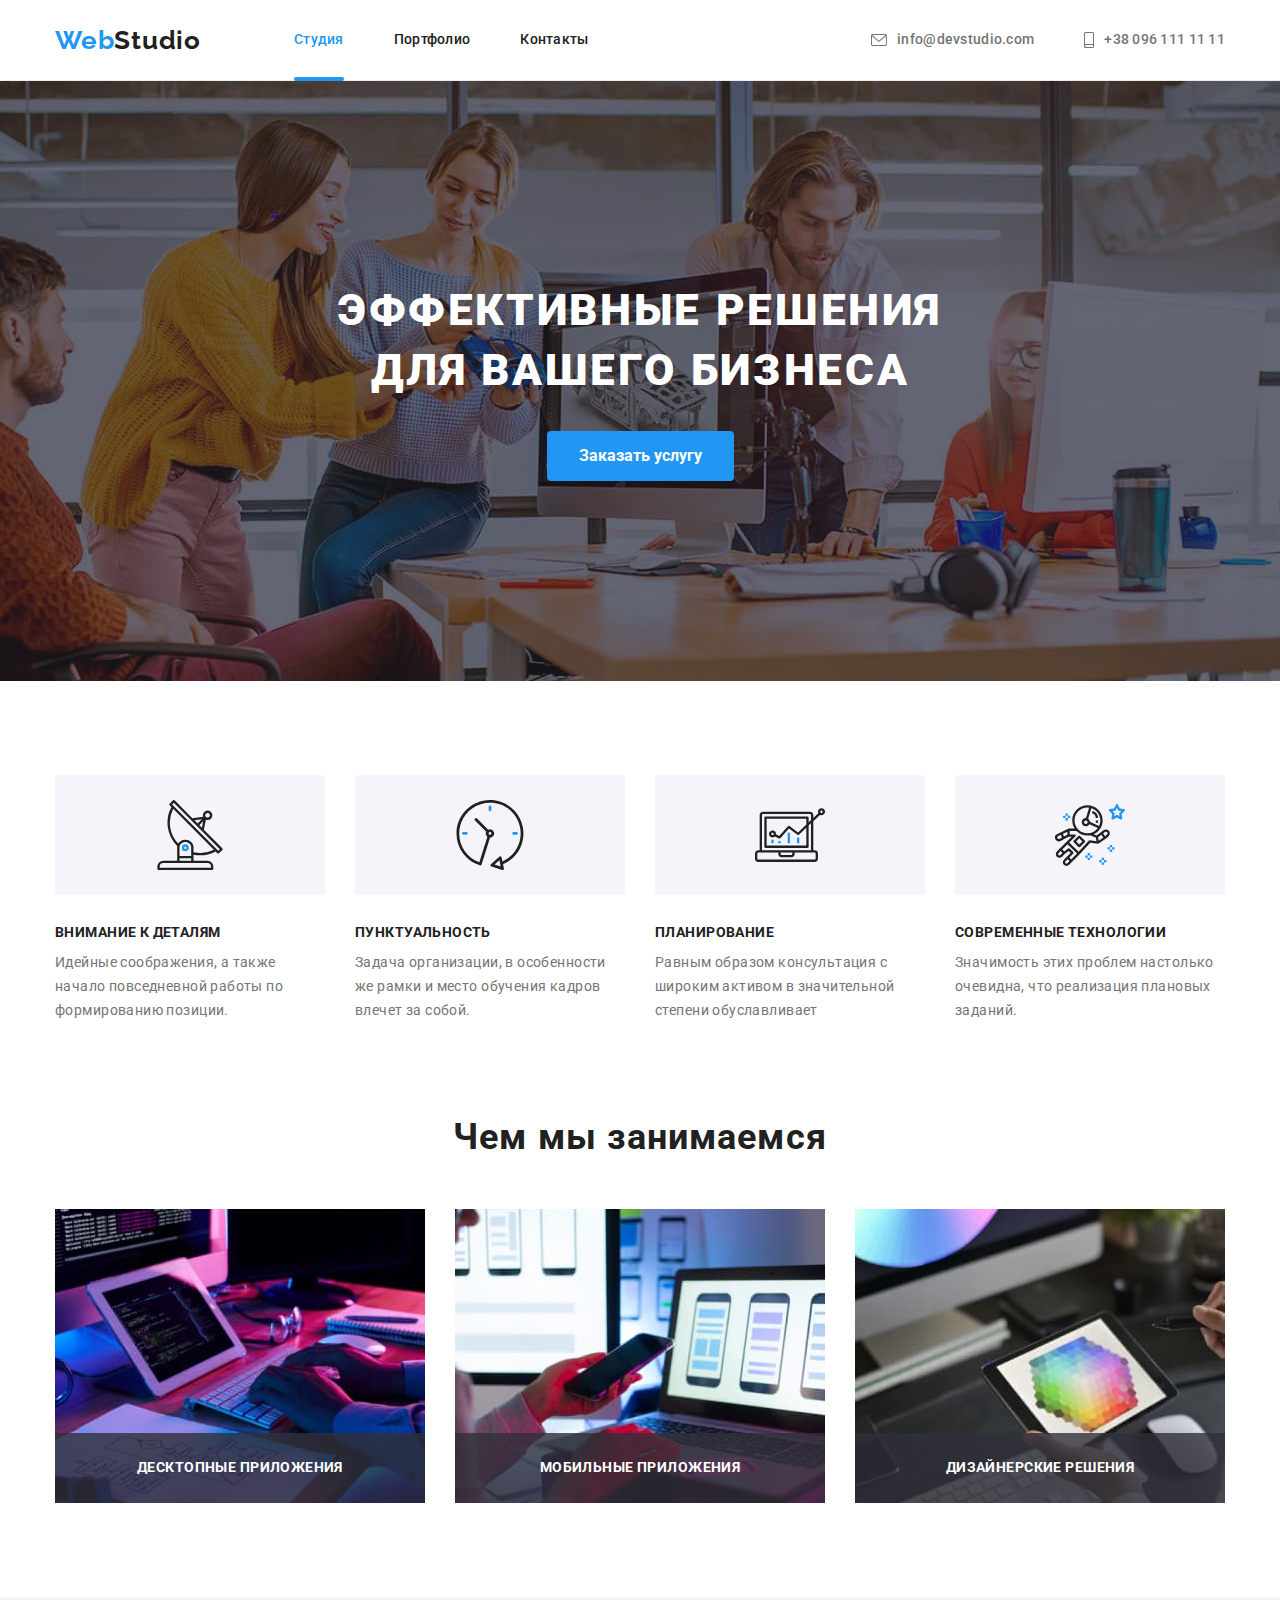
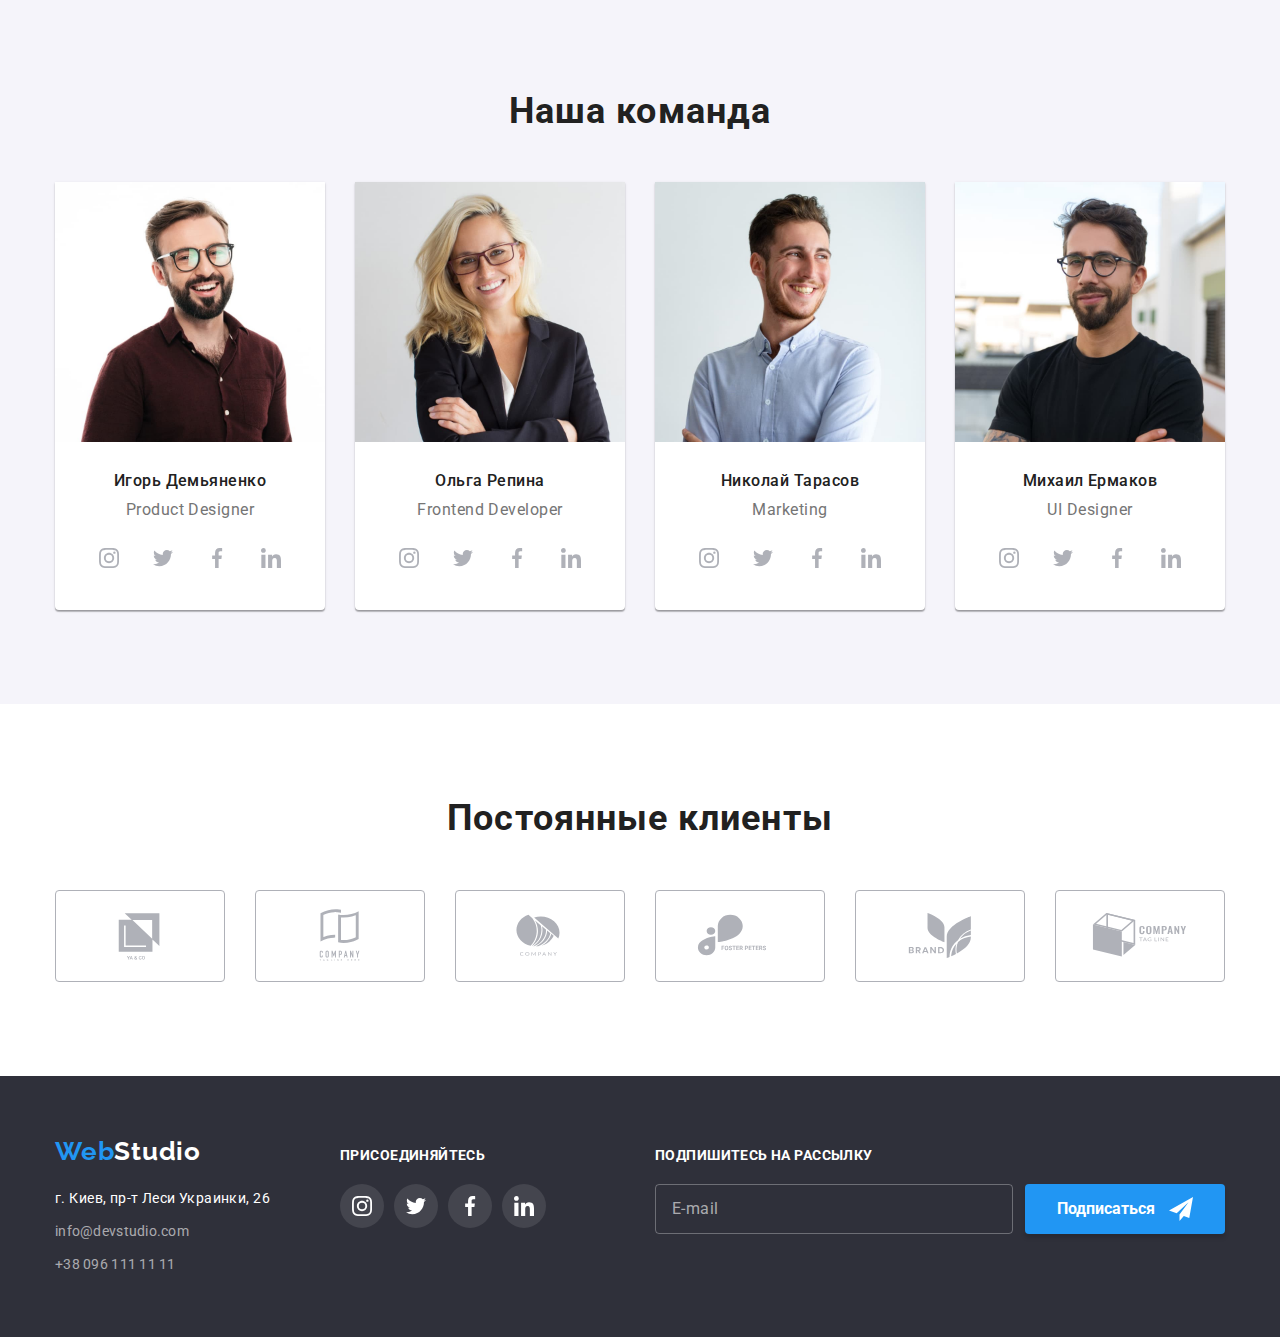
<file: index.html>
<!DOCTYPE html>
<html lang="ru">

<head>
    <meta charset="UTF-8">
    <meta http-equiv="X-UA-Compatible" content="IE=edge">
    <meta name="viewport" content="width=device-width, initial-scale=1.0">
    <link rel="preconnect" href="https://fonts.gstatic.com" crossorigin>
    <link
        href="https://fonts.googleapis.com/css2?family=Raleway:wght@700&family=Roboto:wght@400;500;700;900&display=swap"
        rel="stylesheet">
    <link rel="stylesheet" href="./css/modern-normalize.css">
    <link rel="stylesheet" href="./css/styles.css">
    <title class="title">Web Studio</title>
</head>

<body>
    <header class="header line">
        <div class="container nav">
            <nav class="nav">
                <a lang="en" class="logo link" href="./"><span class="color-web">Web</span>Studio</a>
                <ul class="nav-items list">
                    <li class="header-item">
                        <a class="nav-link current link" href="./">Студия</a>
                    </li>
                    <li class="header-item">
                        <a class="nav-link link" href="./portfolio.html">Портфолио</a>
                    </li>
                    <li class="header-item">
                        <a class="nav-link link" href="">Контакты</a>
                    </li>
                </ul>
            </nav>
            <ul class="list nav-items">
                <li class="header-item"><a class="contacts-link link" href="mailto:info@devstudio.com">
                        <svg class="envelope" width="16" height="12">
                            <use href="./images/icons.svg#envelope"></use>
                        </svg>info@devstudio.com</a>
                </li>
                <li class="header-item"><a class="contacts-link link" href="tel:+380961111111">
                        <svg class="smartphone" width="10" height="16">
                            <use href="./images/icons.svg#smartphone"></use>
                        </svg>+38 096 111 11 11</a>
                </li>
            </ul>
        </div>
    </header>

    <main>
        <section class="hero section">
            <div class="container">
                <h1 class="business">Эффективные решения для вашего бизнеса</h1>
                <button class="order-service" type="button" data-modal-open>Заказать услугу</button>
            </div>
        </section>

        <section class="section-tips section">
            <div class="container">
                <h2 class="visually-hidden">Особенности</h2>
                <ul class="tips-list list">
                    <li class="tips-item">
                        <div class="tips-thumb">
                            <svg class="tips-svg">
                                <use href="./images/icons.svg#antenna"></use>
                            </svg>
                        </div>
                        <h3 class="tips-header">Внимание к деталям</h3>
                        <p class="tips-text">Идейные соображения, а также начало повседневной работы по
                            формированию
                            позиции.</p>
                    </li>
                    <li class="tips-item">
                        <div class="tips-thumb">
                            <svg class="tips-svg">
                                <use href="./images/icons.svg#clock"></use>
                            </svg>
                        </div>
                        <h3 class="tips-header">Пунктуальность</h3>
                        <p class="tips-text">Задача организации, в особенности же рамки и место обучения кадров
                            влечет за
                            собой.</p>
                    </li>
                    <li class="tips-item">
                        <div class="tips-thumb">
                            <svg class="tips-svg">
                                <use href="./images/icons.svg#diagram"></use>
                            </svg>
                        </div>
                        <h3 class="tips-header">Планирование</h3>
                        <p class="tips-text">Равным образом консультация с широким активом в значительной степени
                            обуславливает</p>
                    </li>
                    <li class="tips-item">
                        <div class="tips-thumb">
                            <svg class="tips-svg">
                                <use href="./images/icons.svg#astronaut"></use>
                            </svg>
                        </div>
                        <h3 class="tips-header">Современные технологии</h3>
                        <p class="tips-text">Значимость этих проблем настолько очевидна, что реализация плановых
                            заданий.
                        </p>
                    </li>
                </ul>
            </div>
        </section>

        <section class="section-make section">
            <div class="container">
                <h2 class="make">Чем мы занимаемся</h2>
                <ul class="make-list list">
                    <li class="make-item">
                        <img class="make-photo" src="./images/box_1.jpg" alt="Проектирование" width="370">
                        <p class="make-text">Десктопные приложения</p>
                    </li>
                    <li class="make-item">
                        <img class="make-photo" src="./images/box_2.jpg" alt="Разработка" width="370">
                        <p class="make-text">Мобильные приложения</p>
                    </li>
                    <li class="make-item">
                        <img class="make-photo" src="./images/box_3.jpg" alt="Дизайн" width="370">
                        <p class="make-text">Дизайнерские решения</p>
                    </li>
                </ul>
            </div>
        </section>

        <section class="section-team section">
            <div class="container">
                <h2 class="team">Наша команда</h2>
                <ul class="team-list list">
                    <li class="team-item">
                        <img class="team-photo" src="./images/id.jpg" alt="Product Designer" width="270">
                        <div class="team-content">
                            <h3 class="team-name">Игорь Демьяненко</h3>
                            <p lang="en" class="team-position">Product Designer</p>
                            <ul class="soc list">
                                <li class="soc-item">
                                    <a href="" class="soc-link">
                                        <svg class="soc-svg">
                                            <use href="./images/icons.svg#instagram"></use>
                                        </svg>
                                    </a>
                                </li>
                                <li class="soc-item">
                                    <a href="" class="soc-link">
                                        <svg class="soc-svg">
                                            <use href="./images/icons.svg#twitter"></use>
                                        </svg>
                                    </a>
                                </li>
                                <li class="soc-item">
                                    <a href="" class="soc-link"><svg class="soc-svg">
                                            <use href="./images/icons.svg#facebook"></use>
                                        </svg>
                                    </a>
                                </li>
                                <li class="soc-item">
                                    <a href="" class="soc-link"><svg class="soc-svg">
                                            <use href="./images/icons.svg#linkedin"></use>
                                        </svg>
                                    </a>
                                </li>
                            </ul>
                        </div>
                    </li>
                    <li class="team-item">
                        <img class="team-photo" src="./images/or.jpg" alt="Frontend Developer" width="270">
                        <div class="team-content">
                            <h3 class="team-name">Ольга Репина</h3>
                            <p lang="en" class="team-position">Frontend Developer</p>
                            <ul class="soc list">
                                <li class="soc-item">
                                    <a href="" class="soc-link">
                                        <svg class="soc-svg">
                                            <use href="./images/icons.svg#instagram"></use>
                                        </svg>
                                    </a>
                                </li>
                                <li class="soc-item">
                                    <a href="" class="soc-link">
                                        <svg class="soc-svg">
                                            <use href="./images/icons.svg#twitter"></use>
                                        </svg>
                                    </a>
                                </li>
                                <li class="soc-item">
                                    <a href="" class="soc-link"><svg class="soc-svg">
                                            <use href="./images/icons.svg#facebook"></use>
                                        </svg>
                                    </a>
                                </li>
                                <li class="soc-item">
                                    <a href="" class="soc-link"><svg class="soc-svg">
                                            <use href="./images/icons.svg#linkedin"></use>
                                        </svg>
                                    </a>
                                </li>
                            </ul>
                        </div>
                    </li>
                    <li class="team-item">
                        <img class="team-photo" src="./images/nt.jpg" alt="Marketing" width="270">
                        <div class="team-content">
                            <h3 class="team-name">Николай Тарасов</h3>
                            <p lang="en" class="team-position">Marketing</p>
                            <ul class="soc list">
                                <li class="soc-item">
                                    <a href="" class="soc-link">
                                        <svg class="soc-svg">
                                            <use href="./images/icons.svg#instagram"></use>
                                        </svg>
                                    </a>
                                </li>
                                <li class="soc-item">
                                    <a href="" class="soc-link">
                                        <svg class="soc-svg">
                                            <use href="./images/icons.svg#twitter"></use>
                                        </svg>
                                    </a>
                                </li>
                                <li class="soc-item">
                                    <a href="" class="soc-link"><svg class="soc-svg">
                                            <use href="./images/icons.svg#facebook"></use>
                                        </svg>
                                    </a>
                                </li>
                                <li class="soc-item">
                                    <a href="" class="soc-link"><svg class="soc-svg">
                                            <use href="./images/icons.svg#linkedin"></use>
                                        </svg>
                                    </a>
                                </li>
                            </ul>
                        </div>
                    </li>
                    <li class="team-item">
                        <img class="team-photo" src="./images/me.jpg" alt="UI Designer" width="270">
                        <div class="team-content">
                            <h3 class="team-name">Михаил Ермаков</h3>
                            <p lang="en" class="team-position">UI Designer</p>
                            <ul class="soc list">
                                <li class="soc-item">
                                    <a href="" class="soc-link">
                                        <svg class="soc-svg">
                                            <use href="./images/icons.svg#instagram"></use>
                                        </svg>
                                    </a>
                                </li>
                                <li class="soc-item">
                                    <a href="" class="soc-link">
                                        <svg class="soc-svg">
                                            <use href="./images/icons.svg#twitter"></use>
                                        </svg>
                                    </a>
                                </li>
                                <li class="soc-item">
                                    <a href="" class="soc-link"><svg class="soc-svg">
                                            <use href="./images/icons.svg#facebook"></use>
                                        </svg>
                                    </a>
                                </li>
                                <li class="soc-item">
                                    <a href="" class="soc-link"><svg class="soc-svg">
                                            <use href="./images/icons.svg#linkedin"></use>
                                        </svg>
                                    </a>
                                </li>
                            </ul>
                        </div>
                    </li>
                </ul>
            </div>
        </section>

        <section class="clients section">
            <div class="container">
                <h2 class="clients-header">Постоянные клиенты</h2>
                <ul class="clients-list list">
                    <li class="clients-item">
                        <a href="" class="clients-link">
                            <svg class="clients-svg">
                                <use href="./images/icons.svg#client1"></use>
                            </svg>
                        </a>
                    </li>
                    <li class="clients-item">
                        <a href="" class="clients-link">
                            <svg class="clients-svg">
                                <use href="./images/icons.svg#client2"></use>
                            </svg>
                        </a>
                    </li>
                    <li class="clients-item">
                        <a href="" class="clients-link">
                            <svg class="clients-svg">
                                <use href="./images/icons.svg#client3"></use>
                            </svg>
                        </a>
                    </li>
                    <li class="clients-item">
                        <a href="" class="clients-link">
                            <svg class="clients-svg">
                                <use href="./images/icons.svg#client4"></use>
                            </svg>
                        </a>
                    </li>
                    <li class="clients-item">
                        <a href="" class="clients-link">
                            <svg class="clients-svg">
                                <use href="./images/icons.svg#client5"></use>
                            </svg>
                        </a>
                    </li>
                    <li class="clients-item">
                        <a href="" class="clients-link">
                            <svg class="clients-svg">
                                <use href="./images/icons.svg#client6"></use>
                            </svg>
                        </a>
                    </li>
                </ul>
            </div>
        </section>

    </main>
    <footer class="footer">
        <div class="container footer-nav">
            <div class="footer-contact">
                <a lang="en" class="logo link" href="./"><span class="color-web">Web</span>Studio</a>
                <address class="address">
                    <p class="address-text">г. Киев, пр-т Леси Украинки, 26</p>
                    <ul class="contacts list">
                        <li class="footer-item"><a class="contacts-link link"
                                href="mailto:info@devstudio.com">info@devstudio.com</a>
                        </li>
                        <li class="footer-item"><a class="contacts-link link" href="tel:+380961111111">+38 096 111 11
                                11</a>
                        </li>
                    </ul>
                </address>
            </div>
            <div class="footer-soc">
                <p class="footer-soc-text">Присоединяйтесь</p>
                <ul class="soc list">
                    <li class="soc-item">
                        <a href="" class="soc-link">
                            <svg class="soc-svg">
                                <use href="./images/icons.svg#instagram"></use>
                            </svg>
                        </a>
                    </li>
                    <li class="soc-item">
                        <a href="" class="soc-link">
                            <svg class="soc-svg">
                                <use href="./images/icons.svg#twitter"></use>
                            </svg>
                        </a>
                    </li>
                    <li class="soc-item">
                        <a href="" class="soc-link">
                            <svg class="soc-svg">
                                <use href="./images/icons.svg#facebook"></use>
                            </svg>
                        </a>
                    </li>
                    <li class="soc-item">
                        <a href="" class="soc-link">
                            <svg class="soc-svg">
                                <use href="./images/icons.svg#linkedin"></use>
                            </svg>
                        </a>
                    </li>
                </ul>
            </div>

            <div class="subscribe">
                <p class="form-subscribe-text">Подпишитесь на рассылку</p>
                <form class="form-subscribe" novalidate>
                    <label class="label-subscribe">
                        <input class="input-subscribe" type="email" name="email" placeholder="E-mail"
                            autocomplete="off" />
                    </label>
                    <button class="button-subscribe" type="submit">Подписаться
                        <svg class="telegram-icon">
                            <use href="./images/icons.svg#telegram"></use>
                        </svg>
                    </button>
                </form>
            </div>

        </div>
    </footer>

    <div class="backdrop is-hidden" data-modal>
        <div class="modal">
            <button type="button" class="modal-close" data-modal-close>
                <svg class="close-icon">
                    <use href="./images/icons.svg#close"></use>
                </svg>
            </button>

            <form class="form-modal" autocomplete="on" novalidate>
                <p class="form-text">Оставьте свои данные, мы вам перезвоним</p>

                <label class="form-field">
                    <span class="form-name">Имя</span>
                    <input class="form-input" type="text" name="name" />
                    <svg class="form-svg">
                        <use href="./images/icons.svg#person-black"></use>
                    </svg>
                </label>

                <label class="form-field">
                    <span class="form-name">Телефон</span>
                    <input class="form-input" type="tel" name="tel" />
                    <svg class="form-svg">
                        <use href="./images/icons.svg#phone-black"></use>
                    </svg>
                </label>

                <label class="form-field">
                    <span class="form-name">Почта</span>
                    <input class="form-input" type="email" name="email">
                    <svg class="form-svg">
                        <use href="./images/icons.svg#email-black"></use>
                    </svg>
                </label>

                <label class="form-field form-feedback">
                    <span class="form-name">Комментарий</span>
                    <textarea class="form-input" name="feedback" placeholder="Введите текст"></textarea>
                </label>
                <label class="form-checkbox">
                    <input class="checkbox visually-hidden" type="checkbox" name="assent" value="assent" />
                    <svg class="icon-checkbox">
                        <use href="./images/icons.svg#icon-check"></use>
                    </svg>
                    <span class="form-checkbox-name">Соглашаюсь с рассылкой и принимаю <a class="form-link link"
                            href="">Условия договора</a>
                    </span>
                </label>
                <button class="button-submit" type="submit">Отправить</button>
            </form>
        </div>
    </div>

    <script src="./js/modal.js"></script>
</body>

</html>
</file>
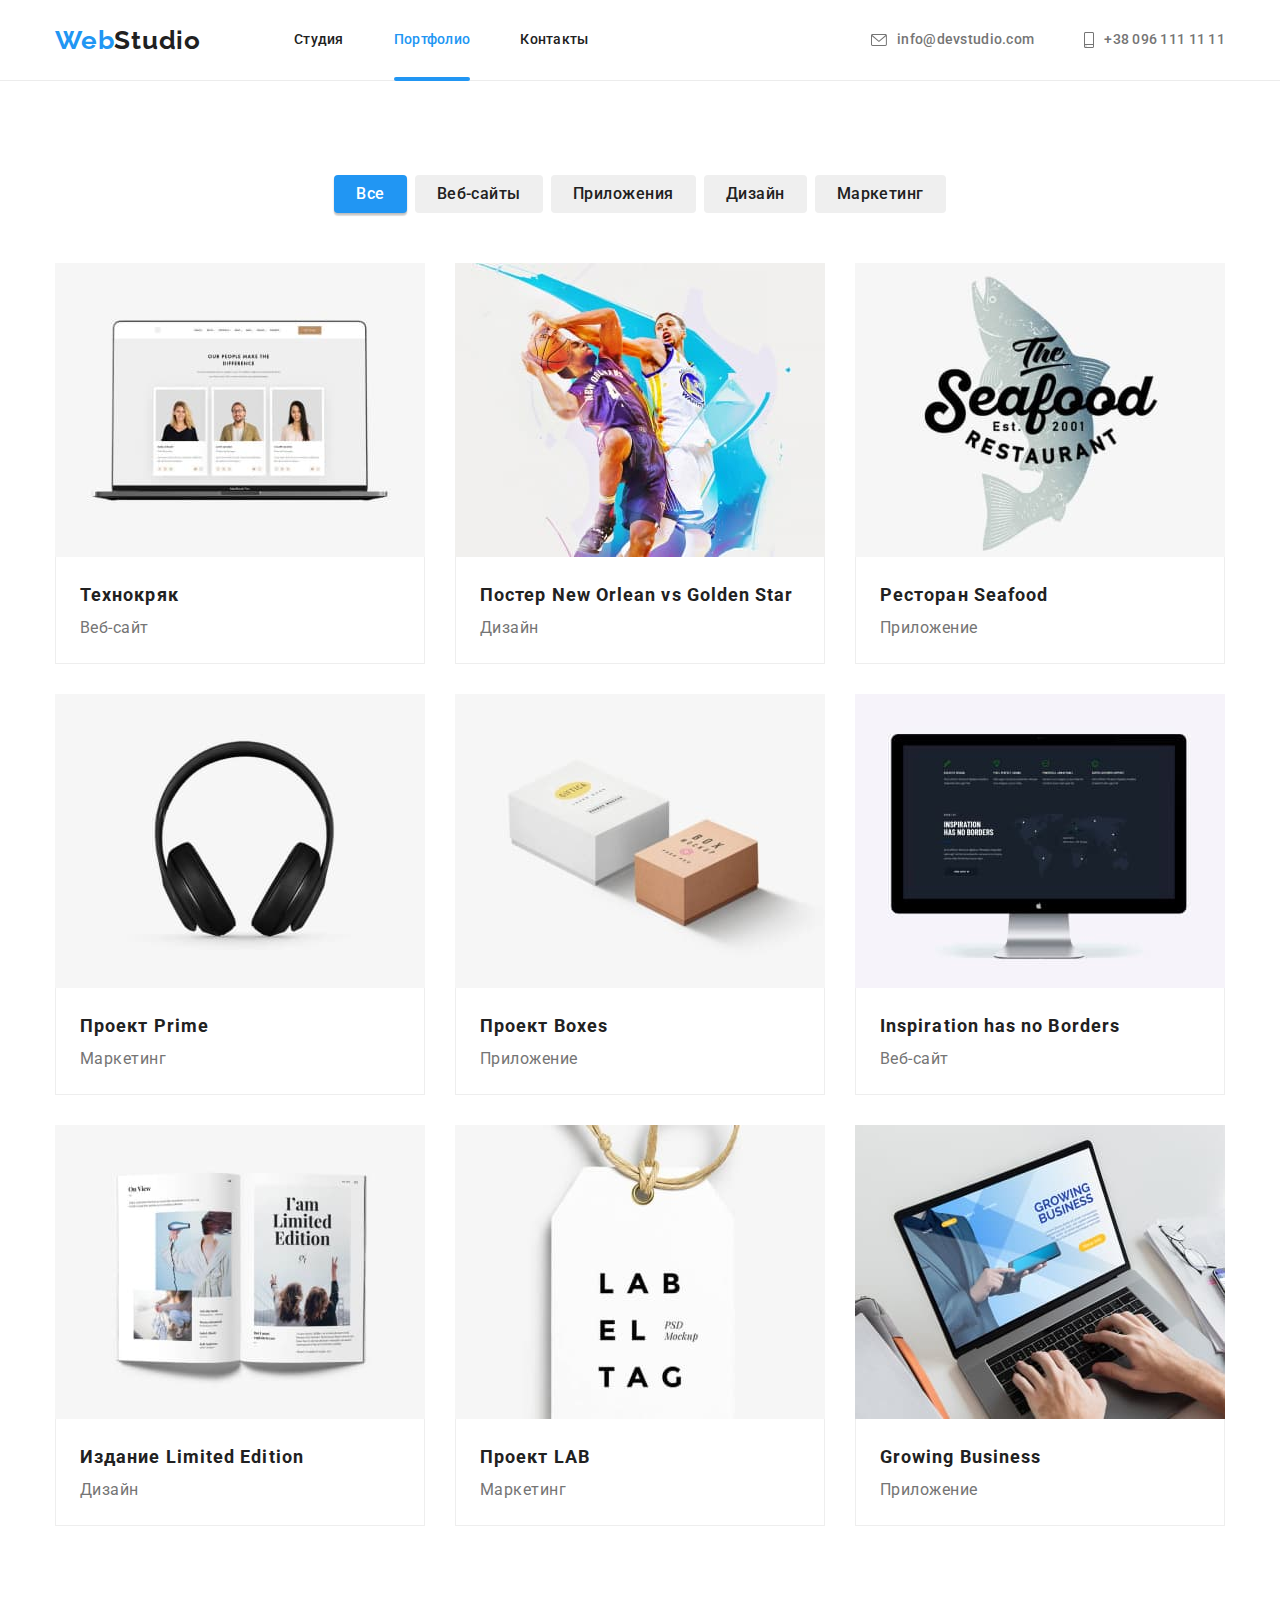
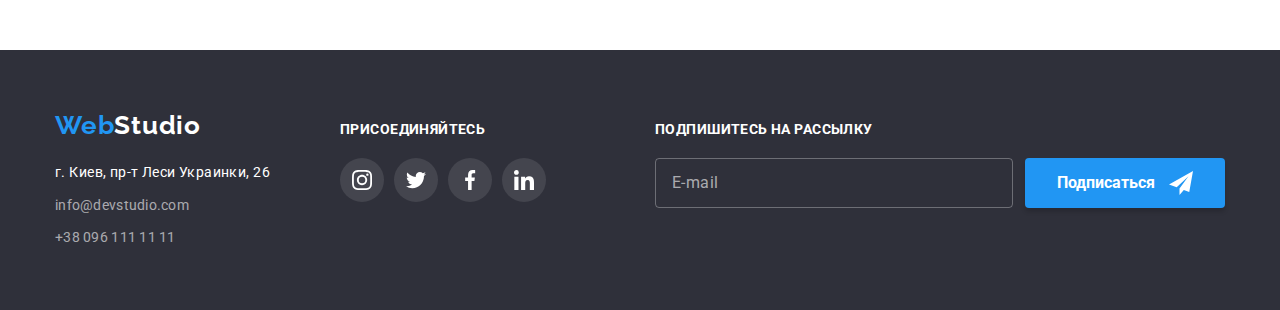
<file: portfolio.html>
<!DOCTYPE html>
<html lang="ru">

<head>
    <meta charset="UTF-8">
    <meta http-equiv="X-UA-Compatible" content="IE=edge">
    <meta name="viewport" content="width=device-width, initial-scale=1.0">
    <link rel="preconnect" href="https://fonts.googleapis.com">
    <link rel="preconnect" href="https://fonts.gstatic.com" crossorigin>
    <link
        href="https://fonts.googleapis.com/css2?family=Raleway:wght@700&family=Roboto:wght@400;500;700;900&display=swap"
        rel="stylesheet">
    <link rel="stylesheet" href="./css/modern-normalize.css">
    <link rel="stylesheet" href="./css/styles.css">
    <title class="title">Портфолио</title>
</head>

<body>
    <header class="header">
        <div class="container nav">
            <nav class="nav">
                <a lang="en" class="logo link" href="./"><span class="color-web">Web</span>Studio</a>
                <ul class="nav-items list">
                    <li class="header-item"><a class="nav-link link" href="./">Студия</a></li>
                    <li class="header-item"><a class="nav-link current link" href="./portfolio.html">Портфолио</a></li>
                    <li class="header-item"><a class="nav-link link" href="">Контакты</a></li>
                </ul>
            </nav>
            <ul class="contacts list nav-items">
                <li class="header-item"><a class="contacts-link link" href="mailto:info@devstudio.com">
                        <svg class="envelope" width="16" height="12">
                            <use href="./images/icons.svg#envelope"></use>
                        </svg>info@devstudio.com</a>
                </li>
                <li class="header-item"><a class="contacts-link link" href="tel:+380961111111">
                        <svg class="smartphone" width="10" height="16">
                            <use href="./images/icons.svg#smartphone"></use>
                        </svg>+38 096 111 11 11</a>
                </li>
            </ul>
        </div>
    </header>
    <main>
        <h1 class="visually-hidden">Портфолио</h1>
        <section class="section-example section">
            <div class="container">
                <ul class="filter-list list">
                    <li class="filter-item">
                        <button class="filter-button current-button" type="button">Все</button>
                    </li>
                    <li class="filter-item">
                        <button class="filter-button" type="button">Веб-сайты</button>
                    </li>
                    <li class="filter-item">
                        <button class="filter-button" type="button">Приложения</button>
                    </li>
                    <li class="filter-item">
                        <button class="filter-button" type="button">Дизайн</button>
                    </li>
                    <li class="filter-item">
                        <button class="filter-button" type="button">Маркетинг</button>
                    </li>
                </ul>
                <ul class="example-list list">
                    <li class="example-item">
                        <a href="" class="example-link link">
                            <div class="example-thumb">
                                <img class="example-photo" src="./images/tech.jpg" alt="Ноутбук с открытым веб-сайтом"
                                    width="370" height="294">
                                <div class="example-action">
                                    <p class="example-overlay">Технокряк это современная площадка распространения
                                        коронавируса. Компании
                                        используют
                                        эту платформу для цифрового
                                        шпионажа и атак на защищённые сервера конкурентов.
                                    </p>
                                </div>
                            </div>
                            <div class="example-content">
                                <h2 class="example-header">Технокряк</h2>
                                <p class="example-text">Веб-сайт</p>
                            </div>
                        </a>
                    </li>
                    <li class="example-item">
                        <div class="example-card">
                            <a href="" class="example-link link">
                                <div class="example-thumb">
                                    <img class="example-photo" src="./images/new-orl-gold-star.jpg"
                                        alt="Постер баскетбольных команд New Orlean vs Golden Star" width="370"
                                        height="294">
                                    <div class="example-action">
                                        <p class="example-overlay">Технокряк это современная площадка распространения
                                            коронавируса. Компании
                                            используют
                                            эту платформу для цифрового
                                            шпионажа и атак на защищённые сервера конкурентов.
                                        </p>
                                    </div>
                                </div>
                                <div class="example-content">
                                    <h2 class="example-header">Постер New Orlean vs Golden Star</h2>
                                    <p class="example-text">Дизайн</p>
                                </div>
                            </a>
                        </div>
                    </li>
                    <li class="example-item">
                        <div class="example-card">
                            <a href="" class="example-link link">
                                <div class="example-thumb">
                                    <img class="example-photo" src="./images/seafood.jpg"
                                        alt="Логотип ресторана Seafood" width="370" height="294">
                                    <div class="example-action">
                                        <p class="example-overlay">Технокряк это современная площадка распространения
                                            коронавируса. Компании
                                            используют
                                            эту платформу для цифрового
                                            шпионажа и атак на защищённые сервера конкурентов.
                                        </p>
                                    </div>
                                </div>
                                <div class="example-content">
                                    <h2 class="example-header">Ресторан <span lang="en">Seafood</span></h2>
                                    <p class="example-text">Приложение</p>
                                </div>
                            </a>
                        </div>
                    </li>
                    <li class="example-item">
                        <div class="example-card">
                            <a href="" class="example-link link">
                                <div class="example-thumb">
                                    <img class="example-photo" src="./images/proj-prime.jpg" alt="Беспроводные наушники"
                                        width="370" height="294">
                                    <div class="example-action">
                                        <p class="example-overlay">Технокряк это современная площадка распространения
                                            коронавируса. Компании
                                            используют
                                            эту платформу для цифрового
                                            шпионажа и атак на защищённые сервера конкурентов.
                                        </p>
                                    </div>
                                </div>
                                <div class="example-content">
                                    <h2 class="example-header">Проект <span lang="en">Prime</span></h2>
                                    <p class="example-text">Маркетинг</p>
                                </div>
                            </a>
                        </div>
                    </li>
                    <li class="example-item">
                        <div class="example-card">
                            <a href="" class="example-link link">
                                <div class="example-thumb">
                                    <img class="example-photo" src="./images/proj-boxes.jpg"
                                        alt=" Две коробки белого и коричневого цветов" width="370" height="294">
                                    <div class="example-action">
                                        <p class="example-overlay">Технокряк это современная площадка распространения
                                            коронавируса. Компании
                                            используют
                                            эту платформу для цифрового
                                            шпионажа и атак на защищённые сервера конкурентов.
                                        </p>
                                    </div>
                                </div>
                                <div class="example-content">
                                    <h2 class="example-header">Проект <span lang="en">Boxes</span></h2>
                                    <p class="example-text">Приложение</p>
                                </div>
                            </a>
                        </div>
                    </li>
                    <li class="example-item">
                        <div class="example-card">
                            <a href="" class="example-link link">
                                <div class="example-thumb">
                                    <img class="example-photo" src="./images/insp-bord.jpg" alt="Монитор" width="370"
                                        height="294">
                                    <div class="example-action">
                                        <p class="example-overlay">Технокряк это современная площадка распространения
                                            коронавируса. Компании
                                            используют
                                            эту платформу для цифрового
                                            шпионажа и атак на защищённые сервера конкурентов.
                                        </p>
                                    </div>
                                </div>
                                <div class="example-content">
                                    <h2 lang="en" class="example-header">Inspiration has no Borders</h2>
                                    <p class="example-text">Веб-сайт</p>
                                </div>
                            </a>
                        </div>
                    </li>
                    <li class="example-item">
                        <div class="example-card">
                            <a href="" class="example-link link">
                                <div class="example-thumb">
                                    <img class="example-photo" src="./images/lim-edit.jpg"
                                        alt="Открытая книга на английском языке" width="370" height="294">
                                    <div class="example-action">
                                        <p class="example-overlay">Технокряк это современная площадка распространения
                                            коронавируса. Компании
                                            используют
                                            эту платформу для цифрового
                                            шпионажа и атак на защищённые сервера конкурентов.
                                        </p>
                                    </div>
                                </div>
                                <div class="example-content">
                                    <h2 class="example-header">Издание <span lang="en">Limited Edition</span></h2>
                                    <p class="example-text">Дизайн</p>
                                </div>
                            </a>
                        </div>
                    </li>
                    <li class="example-item">
                        <div class="example-card">
                            <a href="" class="example-link  link">
                                <div class="example-thumb">
                                    <img class="example-photo" src="./images/lab.jpg" alt="Белая бирка с надписью"
                                        width="370" height="294">
                                    <div class="example-action">
                                        <p class="example-overlay">Технокряк это современная площадка распространения
                                            коронавируса. Компании
                                            используют
                                            эту платформу для цифрового
                                            шпионажа и атак на защищённые сервера конкурентов.
                                        </p>
                                    </div>
                                </div>
                                <div class="example-content">
                                    <h2 class="example-header">Проект <span lang="en">LAB</span></h2>
                                    <p class="example-text">Маркетинг</p>
                                </div>
                            </a>
                        </div>
                    </li>
                    <li class="example-item">
                        <div class="example-card">
                            <a href="" class="example-link  link">
                                <div class="example-thumb">
                                    <img class="example-photo" src="./images/grow-busi.jpg"
                                        alt="Ноутбук с открытым веб-сайтом" width="370" height="294">
                                    <div class="example-action">
                                        <p class="example-overlay">Технокряк это современная площадка распространения
                                            коронавируса. Компании
                                            используют
                                            эту платформу для цифрового
                                            шпионажа и атак на защищённые сервера конкурентов.
                                        </p>
                                    </div>
                                </div>
                                <div class="example-content">
                                    <h2 lang="en" class="example-header">Growing Business</h2>
                                    <p class="example-text">Приложение</p>
                                </div>
                            </a>
                        </div>
                    </li>
                </ul>
            </div>
        </section>
    </main>
    <footer class="footer">
        <div class="container footer-nav">
            <div class="footer-contact">
                <a lang="en" class="logo link" href="./"><span class="color-web">Web</span>Studio</a>
                <address class="address">
                    <p class="address-text">г. Киев, пр-т Леси Украинки, 26</p>
                    <ul class="contacts list">
                        <li class="footer-item"><a class="contacts-link link"
                                href="mailto:info@devstudio.com">info@devstudio.com</a>
                        </li>
                        <li class="footer-item"><a class="contacts-link link" href="tel:+380961111111">+38 096 111 11
                                11</a>
                        </li>
                    </ul>
                </address>
            </div>
            <div class="footer-soc">
                <p class="footer-soc-text">Присоединяйтесь</p>
                <ul class="soc list">
                    <li class="soc-item">
                        <a href="" class="soc-link">
                            <svg class="soc-svg">
                                <use href="./images/icons.svg#instagram"></use>
                            </svg>
                        </a>
                    </li>
                    <li class="soc-item">
                        <a href="" class="soc-link">
                            <svg class="soc-svg">
                                <use href="./images/icons.svg#twitter"></use>
                            </svg>
                        </a>
                    </li>
                    <li class="soc-item">
                        <a href="" class="soc-link"><svg class="soc-svg">
                                <use href="./images/icons.svg#facebook"></use>
                            </svg>
                        </a>
                    </li>
                    <li class="soc-item">
                        <a href="" class="soc-link"><svg class="soc-svg">
                                <use href="./images/icons.svg#linkedin"></use>
                            </svg>
                        </a>
                    </li>
                </ul>
            </div>
            <div class="subscribe">
                <p class="form-subscribe-text">Подпишитесь на рассылку</p>
                <form class="form-subscribe" novalidate>
                    <label class="label-subscribe">
                        <input class="input-subscribe" type="email" name="email" placeholder="E-mail"
                            autocomplete="off" />
                    </label>
                    <button class="button-subscribe" type="submit">Подписаться
                        <svg class="telegram-icon">
                            <use href="./images/icons.svg#telegram"></use>
                        </svg>
                    </button>
                </form>
            </div>
        </div>
    </footer>
</body>

</html>
</file>
<file: css/styles.css>
/*background color: #E5E5E5
button order-service: #188CE8; box-shadow: 0px 4px 4px rgba(0, 0, 0, 0.15);
color button filter: #2196F3;
color inactive button filter: #F5F4FA;
color hero:#2F303A;
first fonts color: #212121;
second fonts color: #757575;
*/
:root {
  --basic-color: #ffffff;
  --second-color: #f5f4fa;
  --hero-color: #2f303a;
  --first-fonts-color: #212121;
  --second-fonts-color: #757575;
  --active-element-color: #2196f3;
  --order-service-color: #188ce8;
  --soc-inactive: #afb1b8;
  --shadow: rgba(0, 0, 0, 0.15);
  --time-transition: cubic-bezier(0.4, 0, 0.2, 1);
  --time: 250ms;
}
/*Body*/

body {
  background-color: var(--basic-color);
  font-family: 'Roboto', sans-serif;
  color: var(--first-fonts-color);
}

.list {
  list-style: none;
  margin: 0;
  padding: 0;
}

.link {
  text-decoration: none;
}

.container {
  width: 1200px;
  padding: 0 15px;
  margin: 0 auto;
}

.section {
  padding: 94px 0 94px 0;
}

.visually-hidden {
  position: absolute;
  white-space: nowrap;
  width: 1px;
  height: 1px;
  overflow: hidden;
  border: 0;
  padding: 0;
  clip: rect(0 0 0 0);
  clip-path: inset(50%);
  margin: -1px;
}

.nav-link:hover,
.nav-link:focus,
.nav .contacts-link:hover,
.nav .contacts-link:focus,
.clients-link:hover,
.clients-link:focus,
.footer .contacts-link:hover,
.footer .contacts-link:focus {
  color: var(--active-element-color);
}

/*---------------Section header-------------*/

/*Logo*/

.logo {
  font-family: Raleway;
  font-weight: 700;
  font-size: 26px;
  line-height: 1.19;
  letter-spacing: 0.03em;
  color: var(--first-fonts-color);
}

.color-web,
.nav-link.current {
  color: var(--active-element-color);
}

.header {
  background-color: var(--basic-color);
  border-bottom: 1px solid #ececec;
}

/*Navigation*/

.nav {
  display: flex;
  align-items: center;
  margin-right: auto;

  font-weight: 500;
  font-size: 14px;
  line-height: 1.14;
  letter-spacing: 0.02em;
}

.nav .logo {
  margin-right: 93px;
  padding-top: 24px;
  padding-bottom: 24px;
}

.nav .nav-items {
  display: flex;
}

.nav .header-item:not(:last-child) {
  margin-right: 50px;
}

.nav-link {
  position: relative;

  display: block;
  padding-top: 32px;
  padding-bottom: 32px;

  color: var(--first-fonts-color);
  transition: color var(--time) var(--time-transition),
    transform var(--time) var(--time-transition);
}

.nav-link::after {
  content: '';
  position: absolute;
  left: 0;
  bottom: -1px;
  width: 100%;
  height: 5px;

  background-color: var(--active-element-color);
  border-radius: 2px;
  max-height: 4px;

  transform: scaleX(0);
  transition: color var(--time) var(--time-transition),
    transform var(--time) var(--time-transition);
}

.nav-link:hover::after,
.current::after {
  transform: scaleX(1);
  transition: color var(--time) var(--time-transition),
    transform var(--time) var(--time-transition);
}

.nav .contacts-link {
  display: flex;
  padding-top: 32px;
  padding-bottom: 32px;
  align-items: center;
  font-style: normal;
  font-weight: 500;
  font-size: 14px;
  line-height: 1.14;
  letter-spacing: 0.02em;

  color: var(--second-fonts-color);
  transition: color var(--time) var(--time-transition);
}

/*Contacts*/

.contacts-link .smartphone,
.contacts-link .envelope {
  padding: 0;
  margin-right: 10px;
  fill: currentColor;
}

/*---------------Section hero-------------*/

.business {
  margin: 0 auto 30px;

  font-weight: 900;
  font-size: 44px;
  line-height: 1.36;
  letter-spacing: 0.06em;
  max-width: 696px;
  text-transform: uppercase;
}

.hero {
  max-width: 1600px;
  height: 600px;
  background-image: linear-gradient(
      rgba(47, 48, 58, 0.4),
      rgba(47, 48, 58, 0.4)
    ),
    url('../images/hero_img.jpg');
  margin-right: auto;
  margin-left: auto;
  background-repeat: no-repeat;
  background-size: cover;
  background-position: center;

  background-color: var(--hero-color);
  color: var(--basic-color);
  text-align: center;
  padding: 200px 0;
}

.order-service {
  padding: 10px 32px;
  cursor: pointer;
  font-weight: 700;
  font-size: 16px;
  line-height: 1.87;
  font-family: inherit;

  border: none;
  border-radius: 4px;
  background-color: var(--active-element-color);
  color: var(--basic-color);
  transition: background-color var(--time) var(--time-transition),
    color var(--time) var(--time-transition),
    box-shadow var(--time) var(--time-transition);
}

.order-service:hover,
.order-service:focus,
.button-submit:hover,
.button-submit:focus,
.button-subscribe:hover,
.button-subscribe:focus {
  background: var(--order-service-color);
  box-shadow: 0px 4px 4px var(--shadow);
  border-radius: 4px;
}

/*---------------Section tips-------------*/

.tips-list {
  display: flex;
}

.tips-header {
  margin-top: 0;
  margin-bottom: 10px;

  font-weight: 700;
  font-size: 14px;
  line-height: 1.14;
  letter-spacing: 0.03em;
  text-transform: uppercase;
}

.tips-text {
  margin: 0;

  font-size: 14px;
  line-height: 1.71;
  letter-spacing: 0.03em;
  color: var(--second-fonts-color);
  max-width: 270px;
}

.tips-item {
  width: calc((100% - 90px) / 4);
  margin-right: 30px;
}

.tips-item:nth-child(4n) {
  margin-right: 0;
}

.tips-thumb {
  display: flex;
  align-items: center;
  width: 100%;
  min-height: 120px;
  margin-bottom: 30px;
  background-color: var(--second-color);
  border-radius: 4px;
}

.tips-svg {
  display: block;
  margin: 0 auto;
  width: 70px;
  height: 70px;
}

/*---------------Section make-------------*/

.make {
  margin-top: 0;
  margin-bottom: 50px;
  text-align: center;

  font-weight: 700;
  font-size: 36px;
  line-height: 1.16;
  letter-spacing: 0.03em;
}

.section-make {
  padding-top: 0;
}

.make-list {
  display: flex;
}

.make-item {
  position: relative;
  margin-right: 0;
}

.make-item:not(:last-child) {
  margin-right: 30px;
}

.make-item .make-text {
  position: absolute;
  bottom: 0;
  left: 0;

  display: flex;
  justify-content: center;
  align-items: center;
  padding: 0;
  margin: 0;
  width: 100%;
  height: 70px;

  font-weight: 700;
  font-size: 14px;
  line-height: 1.14;
  letter-spacing: 0.03em;
  text-transform: uppercase;

  color: var(--basic-color);
  background: rgba(47, 48, 58, 0.8);
}

/*---------------Section team-------------*/
.section-team {
  background-color: var(--second-color);
}

.team {
  margin-top: 0;
  margin-bottom: 50px;
  text-align: center;

  font-weight: 700;
  font-size: 36px;
  line-height: 1.16;
  letter-spacing: 0.03em;
}

.team-list {
  display: flex;
}

.team-photo,
.make-photo,
.example-photo {
  display: block;
  max-width: 100%;
  height: auto;
}

.team-name {
  text-align: center;
  margin: 0;
  margin-bottom: 10px;

  font-weight: 500;
  font-size: 16px;
  line-height: 1.18;
  letter-spacing: 0.03em;
}

.team-position {
  margin: 0 0 16px;
  text-align: center;

  font-size: 16px;
  line-height: 1.18;
  letter-spacing: 0.03em;

  color: var(--second-fonts-color);
}

.team-item {
  width: calc((100% - 90px) / 4);
  margin-right: 30px;

  background: var(--basic-color);
  box-shadow: 0px 1px 3px rgba(0, 0, 0, 0.12), 0px 1px 1px rgba(0, 0, 0, 0.14),
    0px 2px 1px rgba(0, 0, 0, 0.2);
  border-radius: 0px 0px 4px 4px;
}

.team-content {
  padding: 30px 32px;
}

.soc {
  display: flex;
  justify-content: center;
}

.soc-link {
  display: flex;
  justify-content: center;
  align-items: center;
  width: 44px;
  height: 44px;

  border-radius: 50%;
  color: var(--soc-inactive);

  transition: background-color var(--time) var(--time-transition),
    color var(--time) var(--time-transition);
}

.soc-item {
  background: rgba(255, 255, 255, 0.1);
  border-radius: 50%;
}

.soc-item:not(:last-child) {
  margin-right: 10px;
}

.soc-svg {
  width: 20px;
  height: 20px;
  fill: currentColor;
}

.soc-link:hover,
.soc-link:focus {
  background-color: var(--active-element-color);
  color: var(--basic-color);
}
/*---------------Section clients-------------*/

.clients-header {
  margin-top: 0;
  margin-bottom: 50px;

  font-weight: 700;
  font-size: 36px;
  line-height: 1.16;
  text-align: center;
  letter-spacing: 0.03em;
}

.clients-list {
  display: flex;
  justify-content: center;
}

.clients-item:not(:last-child) {
  margin-right: 30px;
}

.clients-link {
  display: flex;
  justify-content: center;
  align-items: center;
  width: 170px;
  height: 92px;

  border: 1px solid var(--soc-inactive);
  color: var(--soc-inactive);
  border-radius: 4px;

  transition: border-color var(--time) var(--time-transition),
    color var(--time) var(--time-transition);
}

.clients-link .clients-svg {
  width: 106px;
  height: 60px;
  fill: currentColor;
}

.clients-link:hover,
.clients-link:focus {
  border-color: var(--active-element-color);
}

/*---------------Section footer-------------*/
.footer {
  display: flex;
  padding: 60px 0;
  background-color: var(--hero-color);
}

.address .address-text {
  margin: 0 0 9px;

  font-style: normal;
  font-size: 14px;
  line-height: 1.71;
  letter-spacing: 0.03em;

  color: var(--basic-color);
}

.footer .logo {
  display: block;
  margin-bottom: 20px;
  color: var(--basic-color);
}

.footer-item:not(:last-child) {
  margin-bottom: 9px;
}

.footer-soc {
  margin-right: auto;
}

.footer-soc-text,
.form-subscribe-text {
  display: flex;
  margin: 0 0 20px;

  font-weight: 700;
  font-size: 14px;
  line-height: 1.14;
  letter-spacing: 0.03em;
  text-transform: uppercase;

  color: var(--basic-color);
}

.footer .soc-svg {
  color: var(--basic-color);
}

.footer-nav {
  display: flex;
  align-items: baseline;
}

.footer-contact {
  margin-right: 70px;
}

.footer .contacts-link {
  color: rgba(255, 255, 255, 0.6);
  font-weight: 400;
  font-style: normal;
  font-size: 14px;
  line-height: 1.71;
  letter-spacing: 0.02em;
}

.form-subscribe {
  display: flex;
}

.label-subscribe {
  display: flex;
  align-items: center;
}

.telegram-icon {
  width: 24px;
  height: 24px;
  fill: var(--basic-color);
}

.form-subscribe .button-subscribe {
  justify-content: space-between;
  padding: 10px 32px;
}

.input-subscribe {
  display: block;
  width: 358px;
  margin-right: 12px;
  padding: 15px 16px;
  border: 1px solid rgba(255, 255, 255, 0.3);
  border-radius: 4px;
  outline-style: none;
  background-color: transparent;
  color: rgba(255, 255, 255, 0.3);
}

.input-subscribe::placeholder {
  font-weight: 400;
  font-size: 16px;
  line-height: 1.25;
  letter-spacing: 0.03em;
  color: rgba(255, 255, 255, 0.6);
}

/* --------------------Modal-------------------- */
.backdrop {
  position: fixed;
  top: 0;
  left: 0;
  width: 100%;
  height: 100%;

  background-color: rgba(0, 0, 0, 0.2);
  transform: scale(1);
  transition: transform var(--time) var(--time-transition),
    opacity var(--time) var(--time-transition);
}

.backdrop.is-hidden {
  opacity: 0;
  pointer-events: none;

  transform: scale(0);
  transition: transform var(--time) var(--time-transition),
    opacity var(--time) var(--time-transition);
}

.modal {
  position: absolute;
  left: 50%;
  top: 50%;
  transform: translate(-50%, -50%);
  width: 528px;
  height: 581px;
  padding: 40px;

  background: var(--basic-color);
  box-shadow: 0px 1px 3px rgba(0, 0, 0, 0.12), 0px 1px 1px rgba(0, 0, 0, 0.14),
    0px 2px 1px rgba(0, 0, 0, 0.2);
  border-radius: 4px;
}

.modal-close {
  position: absolute;
  right: 8px;
  top: 8px;
  display: flex;
  align-items: center;
  width: 30px;
  height: 30px;

  color: var(--first-fonts-color);
  cursor: pointer;
  border: 1px solid rgba(0, 0, 0, 0.1);
  border-radius: 50%;
  background-color: var(--basic-color);
  transition: color var(--time) var(--time-transition);
}

.modal-close:hover,
.modal-close:focus {
  color: var(--active-element-color);
}

.close-icon {
  width: 18px;
  height: 18px;
  fill: currentColor;
}

.form-text {
  margin: 0 0 12px;

  font-weight: 700;
  font-size: 20px;
  line-height: 1.15;
  text-align: center;
  letter-spacing: 0.03em;

  color: var(--first-fonts-color);
}

.form-modal {
  position: relative;
  margin-left: auto;
  margin-right: auto;
  min-width: 448px;
  height: 100%;
}

.form-field {
  position: relative;
  display: flex;
  flex-direction: column;
  margin-bottom: 10px;
}

.form-input {
  display: flex;
  padding-left: 42px;
  width: 100%;
  height: 40px;

  font-size: 14px;
  line-height: 1.17;
  letter-spacing: 0.01em;

  color: var(--first-fonts-color);
  border: 1px solid rgba(33, 33, 33, 0.2);
  box-sizing: border-box;
  border-radius: 4px;
  transition: border var(--time) var(--time-transition);
}

.form-input:focus {
  border: 1px solid var(--active-element-color);
  outline: -webkit-focus-ring-color auto 0px;
}

.form-input:focus + .form-svg {
  fill: var(--active-element-color);
}

.form-svg {
  position: absolute;
  transform: translate(12px, 28px);

  width: 18px;
  height: 18px;
  transition: fill var(--time) var(--time-transition);
}

.form-feedback .form-input {
  padding: 12px 16px;
  margin-bottom: 20px;
  height: 120px;
  resize: none;

  color: var(--first-fonts-color);
}

.form-feedback .form-input::placeholder {
  color: rgba(117, 117, 117, 0.5);
}

.form-name {
  display: flex;
  margin: 0;
  align-items: center;
  font-weight: 400;
  font-size: 12px;
  line-height: 1.16;
  letter-spacing: 0.01em;

  color: var(--second-fonts-color);
}

.form-name:not(:last-child) {
  margin-bottom: 4px;
}

.form-checkbox {
  display: flex;
  align-items: center;
  justify-content: center;
  margin-bottom: 30px;
  cursor: pointer;
}

.checkbox:checked + .icon-checkbox {
  border-color: var(--active-element-color);
  background-color: var(--active-element-color);
  background-size: contain;
  background-origin: border-box;
}

.checkbox:focus + .icon-checkbox {
  border-color: var(--active-element-color);
}

.icon-checkbox {
  align-items: center;
  width: 16px;
  height: 15px;
  border-radius: 2px;
  border: 2px solid var(--first-fonts-color);

  transition: background-color var(--time) var(--time-transition),
    color var(--time) var(--time-transition),
    background-color var(--time) var(--time-transition);
}

.form-checkbox-name {
  margin-left: 8px;

  font-weight: 400;
  font-size: 14px;
  line-height: 1.71;
  letter-spacing: 0.03em;
  color: var(--second-fonts-color);
}

.form-link {
  font-weight: 400;
  font-size: 14px;
  line-height: 1.71;
  letter-spacing: 0.03em;
  text-decoration-line: underline;
  text-decoration-skip-ink: none;

  color: var(--active-element-color);
}

.button-submit,
.button-subscribe {
  display: flex;
  justify-content: center;
  align-items: center;
  width: 200px;
  height: 50px;
  margin-left: auto;
  margin-right: auto;

  font-weight: 700;
  font-size: 16px;
  line-height: 1.87;
  color: var(--basic-color);
  cursor: pointer;

  background: var(--active-element-color);
  box-shadow: 0px 4px 4px var(--shadow);
  border-radius: 4px;
  border: none;

  transition: background-color var(--time) var(--time-transition),
    color var(--time) var(--time-transition),
    box-shadow var(--time) var(--time-transition);
}

/********************************Portfolio page*********************************/

.filter-button {
  border-radius: 4px;
  border: 0;
  padding: 6px 22px;

  font-weight: 500;
  font-size: 16px;
  line-height: 1.62;
  font-family: inherit;
  text-align: center;
  letter-spacing: 0.03em;

  color: var(--first-fonts-color);
  cursor: pointer;

  transition: background-color var(--time) var(--time-transition),
    color var(--time) var(--time-transition),
    box-shadow var(--time) var(--time-transition);
}

.filter-button:hover,
.filter-button:focus,
.current-button {
  background-color: var(--active-element-color);
  color: var(--basic-color);
  box-shadow: 0px 3px 1px rgba(0, 0, 0, 0.1), 0px 1px 2px rgba(0, 0, 0, 0.08),
    0px 2px 2px rgba(0, 0, 0, 0.12);
}

.filter-list {
  display: flex;
  justify-content: center;
  margin-bottom: 50px;
}

.filter-item {
  margin-right: 0;
}

.filter-item:not(:last-child) {
  margin-right: 8px;
}

.example-link {
  display: block;
  transition: box-shadow var(--time) var(--time-transition);
}

.example-link:hover,
.example-link:focus {
  box-shadow: 0px 1px 1px rgba(0, 0, 0, 0.12), 0px 4px 4px rgba(0, 0, 0, 0.06),
    1px 4px 6px rgba(0, 0, 0, 0.16);
}

.example-thumb {
  position: relative;
  height: 294px;
  overflow: hidden;
  transition: transform var(--time) var(--time-transition),
    opacity var(--time) var(--time-transition);
}

.example-thumb::before {
  position: absolute;
  content: '';
  display: inline-block;
  width: 100%;
  height: 100%;

  background: rgba(33, 150, 243, 0.9);
  transform: translateY(101%);

  opacity: 1;
  transition: transform var(--time) var(--time-transition),
    opacity var(--time) var(--time-transition);
}

.example-link:hover .example-thumb::before,
.example-link:focus .example-thumb::before,
.example-link:hover .example-action,
.example-link:focus .example-action {
  transform: translateY(0%);
  transition: transform var(--time) var(--time-transition);
}

.example-action {
  position: absolute;
  top: 0;
  left: 0;

  transform: translateY(100%);
  transition: transform var(--time) var(--time-transition);
}

.example-overlay {
  margin: 0;

  font-weight: 400;
  font-size: 18px;
  line-height: 1.56;
  letter-spacing: 0.03em;
  padding: 63px 24px;
  color: var(--basic-color);
}

.example-list {
  display: flex;
  flex-wrap: wrap;
  padding: 0;
}

.example-header {
  margin: 0;

  text-align: left;
  font-weight: 700;
  font-size: 18px;
  line-height: 2;
  letter-spacing: 0.06em;
  color: var(--first-fonts-color);
}

.example-text {
  margin: 0;

  text-align: left;
  font-size: 16px;
  line-height: 1.87;
  letter-spacing: 0.03em;
  color: var(--second-fonts-color);
}

.example-item {
  width: calc((100% - 60px) / 3);
  margin-bottom: 30px;
  margin-right: 30px;

  background: var(--basic-color);
}

.example-item:nth-child(3n) {
  margin-right: 0;
}

.example-item .example-content {
  padding: 20px 24px;

  border-left: 1px solid #eeeeee;
  border-right: 1px solid #eeeeee;
  border-bottom: 1px solid #eeeeee;
}
</file>
